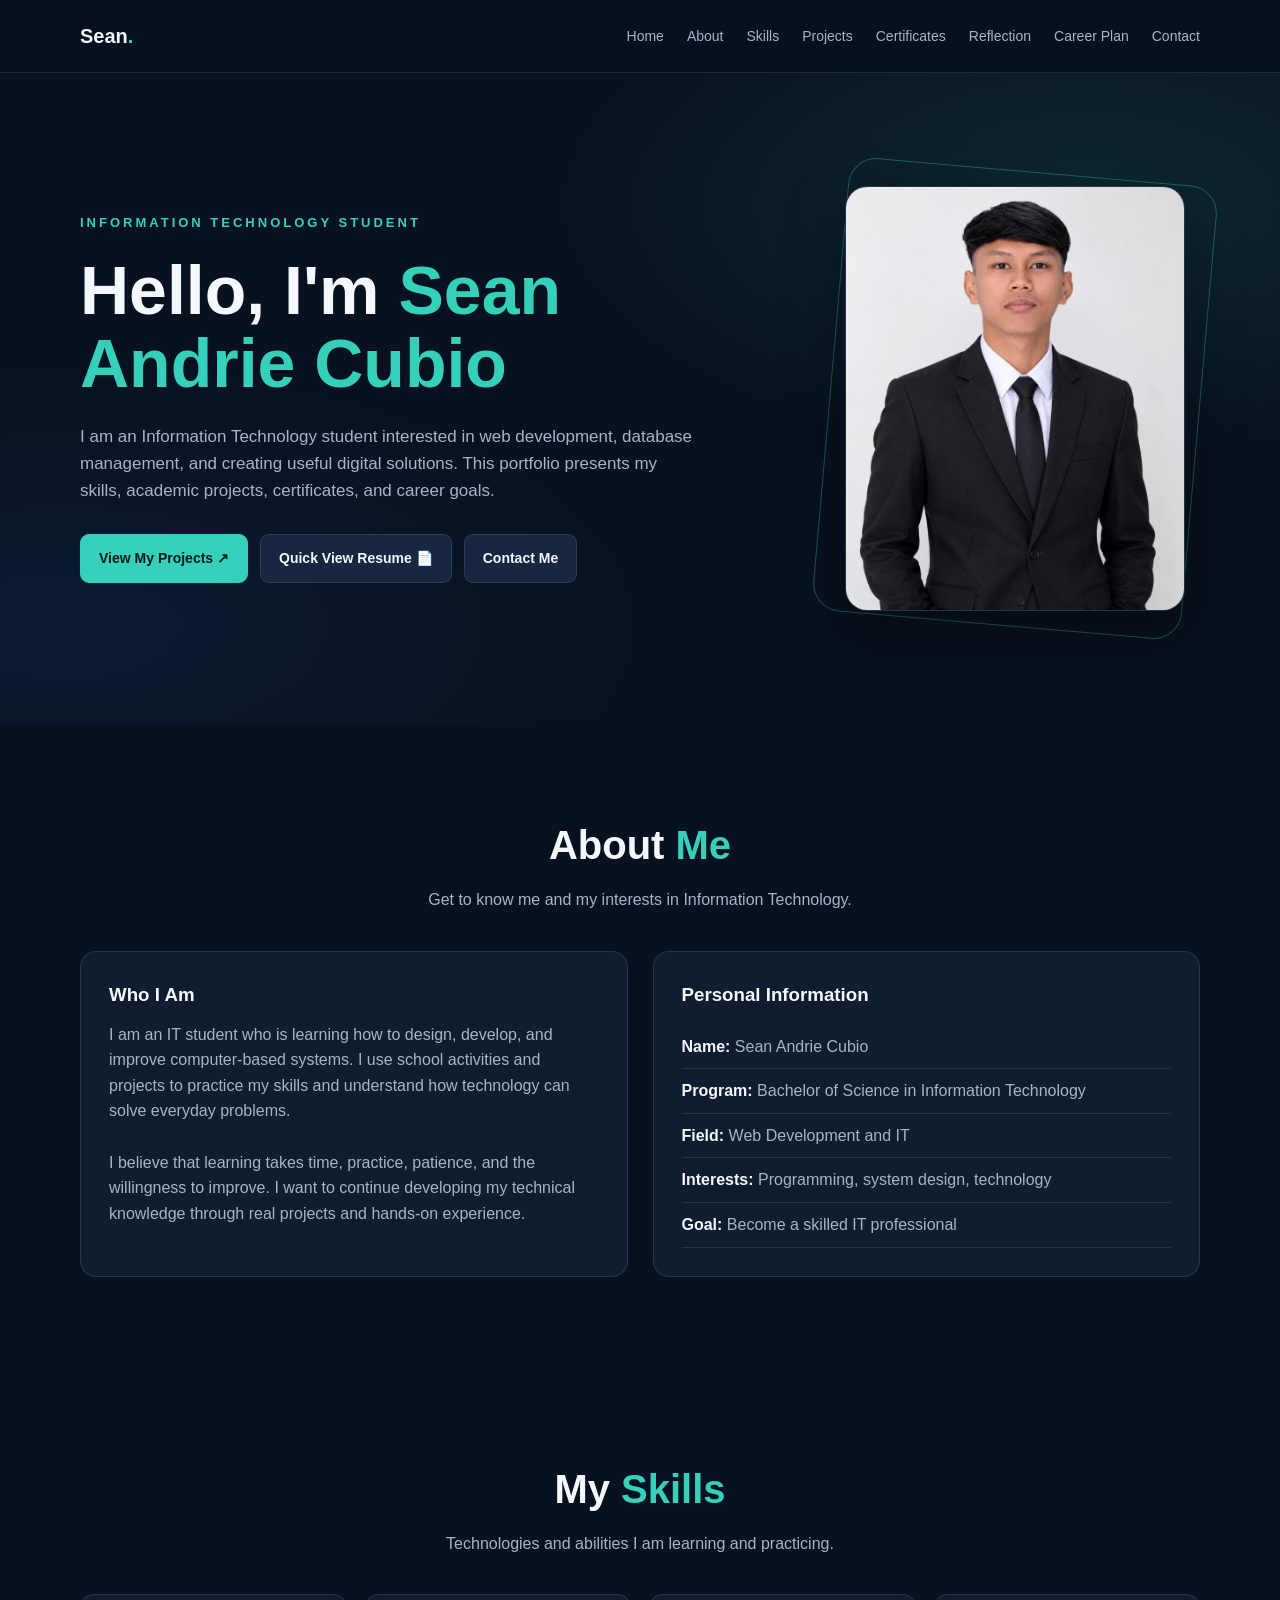
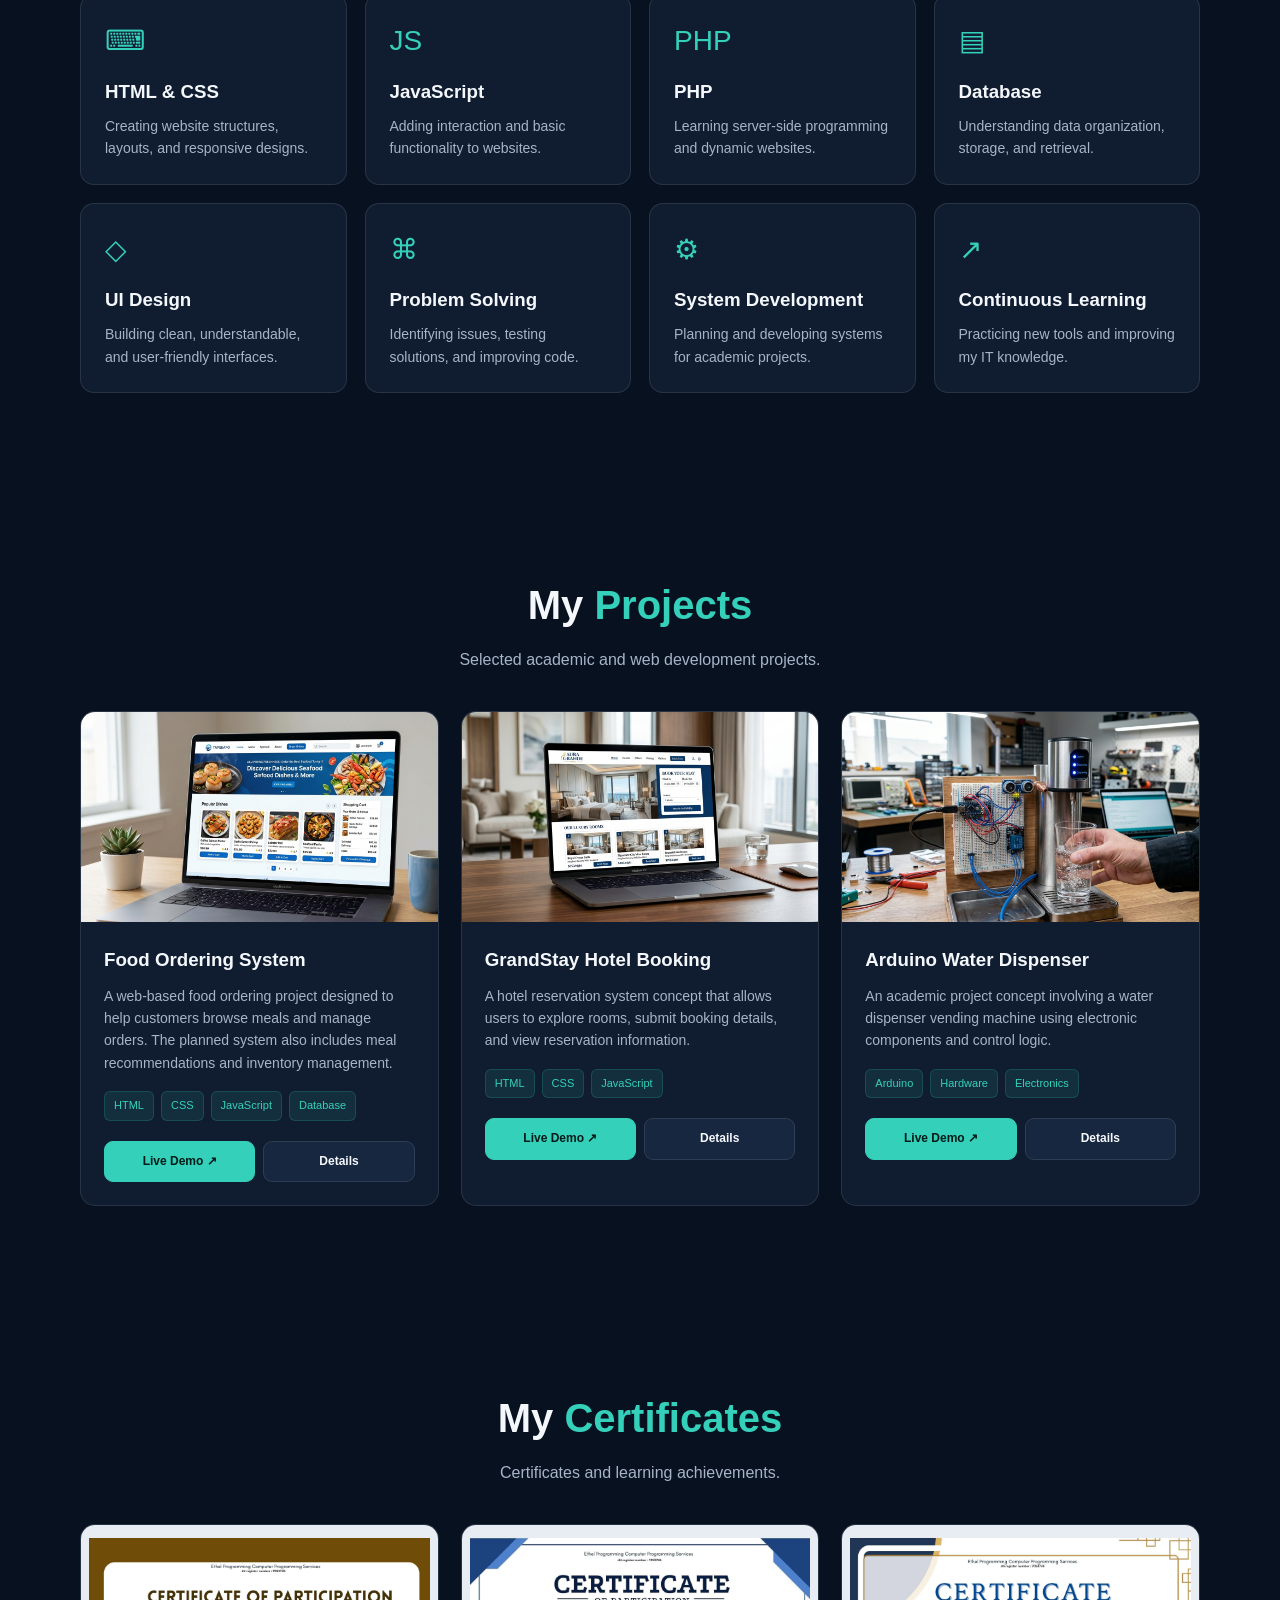
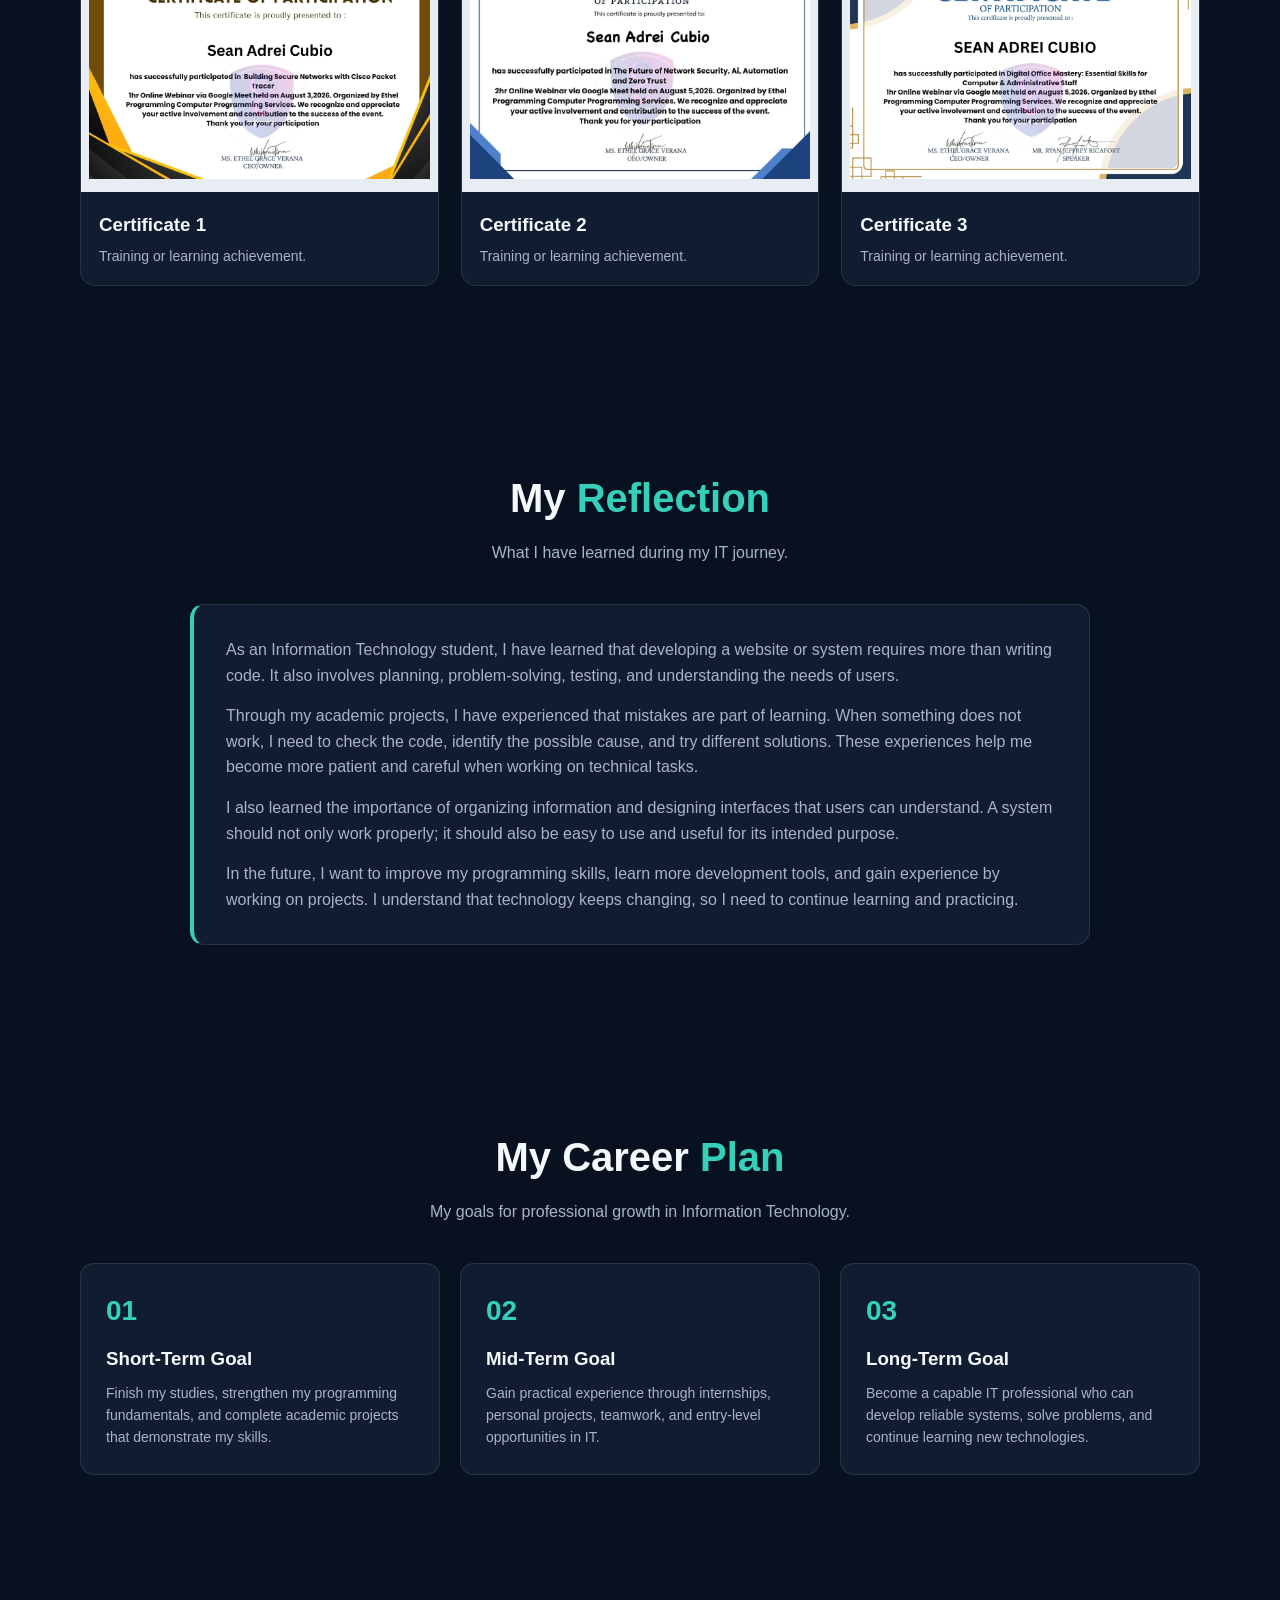
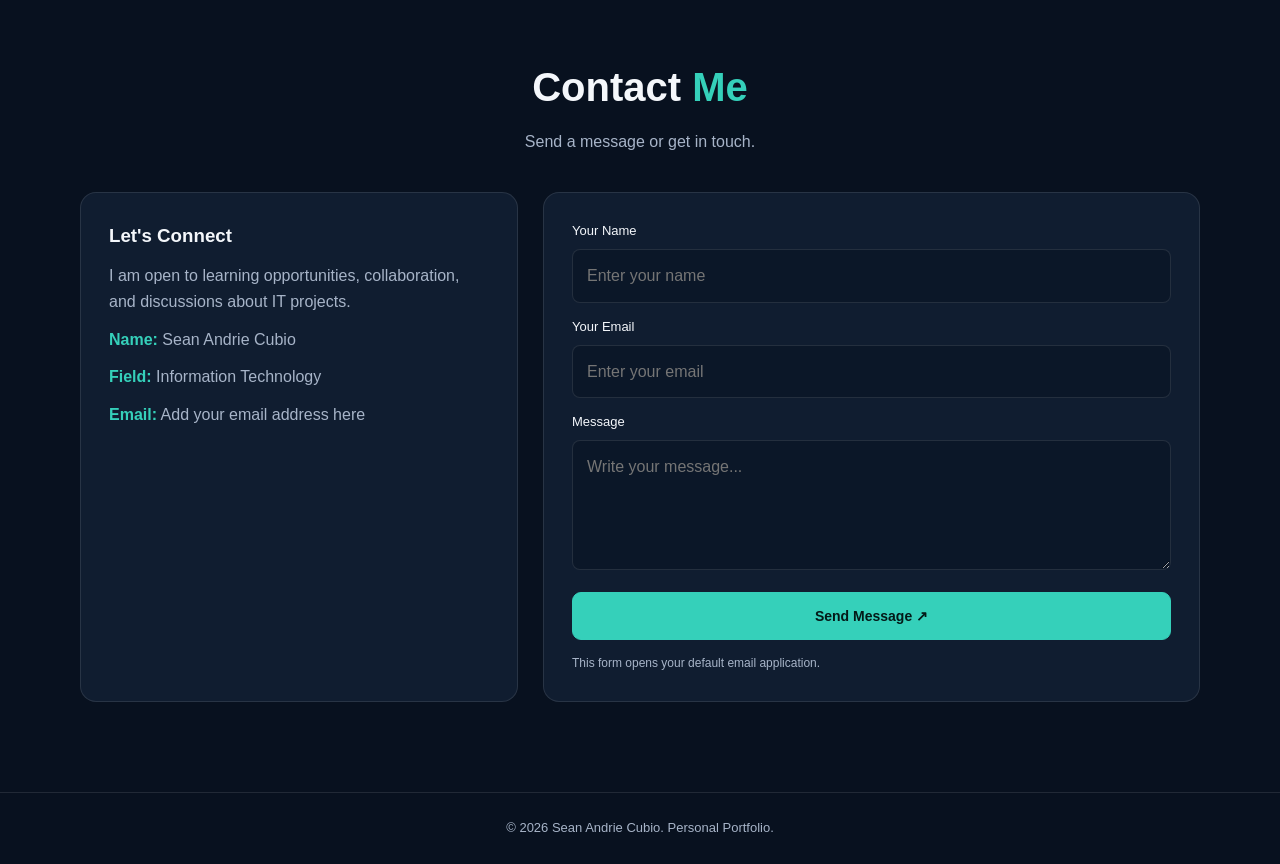
<file: index.html>
<!DOCTYPE html>
<html lang="en">

<head>
    <meta charset="UTF-8">
    <meta name="viewport" content="width=device-width, initial-scale=1.0">
    <meta name="theme-color" content="#08111f">

    <title>Sean Andrie Cubio | Portfolio</title>

    <meta name="description"
        content="Personal portfolio of Sean Andrie Cubio, showcasing IT skills, projects, certificates, reflection, and career goals.">

    <style>
        :root {
            --bg: #08111f;
            --card: #101d30;
            --card-light: #172740;
            --text: #f4f7fb;
            --muted: #a7b4c8;
            --accent: #35d0ba;
            --accent-dark: #16a995;
            --border: rgba(255, 255, 255, .1);
            --shadow: 0 20px 60px rgba(0, 0, 0, .35);
        }

        * {
            margin: 0;
            padding: 0;
            box-sizing: border-box;
            scroll-behavior: smooth;
        }

        body {
            font-family: Arial, Helvetica, sans-serif;
            background: var(--bg);
            color: var(--text);
            line-height: 1.6;
        }

        body.modal-open {
            overflow: hidden;
        }

        a {
            color: inherit;
            text-decoration: none;
        }

        button,
        input,
        textarea {
            font: inherit;
        }

        button,
        a {
            -webkit-tap-highlight-color: transparent;
        }

        button {
            cursor: pointer;
        }

        img {
            max-width: 100%;
            display: block;
        }

        .container {
            width: min(1120px, 90%);
            margin: auto;
        }

        .section {
            padding: 90px 0;
            scroll-margin-top: 80px;
        }

        .section-heading {
            margin-bottom: 38px;
            text-align: center;
        }

        .section-heading h2 {
            font-size: clamp(28px, 4vw, 40px);
            margin-bottom: 10px;
        }

        .section-heading p {
            color: var(--muted);
        }

        .accent {
            color: var(--accent);
        }

        .site-header {
            position: sticky;
            top: 0;
            z-index: 50;
            background: rgba(8, 17, 31, .92);
            backdrop-filter: blur(15px);
            border-bottom: 1px solid var(--border);
        }

        .navbar {
            min-height: 72px;
            display: flex;
            align-items: center;
            justify-content: space-between;
            gap: 25px;
        }

        .logo {
            font-size: 20px;
            font-weight: 800;
            white-space: nowrap;
        }

        .logo span {
            color: var(--accent);
        }

        .nav-links {
            display: flex;
            align-items: center;
            gap: 23px;
            list-style: none;
        }

        .nav-links a {
            color: var(--muted);
            font-size: 14px;
            transition: color .2s;
        }

        .nav-links a:hover,
        .nav-links a.active {
            color: var(--accent);
        }

        .menu-toggle {
            display: none;
            border: 1px solid var(--border);
            border-radius: 8px;
            background: var(--card);
            color: var(--text);
            padding: 8px 12px;
        }

        .hero {
            min-height: 650px;
            display: flex;
            align-items: center;
            padding: 80px 0;
            background:
                radial-gradient(ellipse at 85% 20%, rgba(53, 208, 186, .12), transparent 35%),
                radial-gradient(ellipse at 5% 85%, rgba(45, 100, 200, .1), transparent 35%);
        }

        .hero-grid {
            display: grid;
            grid-template-columns: 1.3fr .7fr;
            align-items: center;
            gap: 65px;
        }

        .eyebrow {
            color: var(--accent);
            font-size: 13px;
            font-weight: 800;
            letter-spacing: 3px;
            text-transform: uppercase;
            margin-bottom: 20px;
        }

        .hero h1 {
            font-size: clamp(40px, 6vw, 68px);
            line-height: 1.08;
            margin-bottom: 22px;
        }

        .hero-description {
            color: var(--muted);
            max-width: 620px;
            font-size: 17px;
            margin-bottom: 30px;
        }

        .hero-buttons,
        .modal-actions {
            display: flex;
            flex-wrap: wrap;
            align-items: center;
            gap: 12px;
        }

        .btn {
            display: inline-flex;
            justify-content: center;
            align-items: center;
            gap: 8px;
            padding: 12px 18px;
            border: 1px solid var(--border);
            border-radius: 9px;
            background: var(--card-light);
            color: var(--text);
            font-size: 14px;
            font-weight: 700;
            transition: transform .2s, background .2s, border-color .2s;
        }

        .btn:hover {
            transform: translateY(-2px);
            border-color: var(--accent);
        }

        .btn-primary {
            background: var(--accent);
            border-color: var(--accent);
            color: #041a18;
        }

        .btn-primary:hover {
            background: #67e8d5;
        }

        .hero-image-wrap {
            position: relative;
            max-width: 340px;
            margin: auto;
        }

        .hero-image-wrap::before {
            content: "";
            position: absolute;
            inset: -15px;
            border: 1px solid rgba(53, 208, 186, .35);
            border-radius: 28px;
            transform: rotate(5deg);
        }

        .hero-image {
            position: relative;
            width: 100%;
            aspect-ratio: 4 / 5;
            object-fit: cover;
            object-position: center;
            border-radius: 22px;
            border: 1px solid var(--border);
            background: var(--card);
            box-shadow: var(--shadow);
        }

        .image-fallback {
            width: 100%;
            aspect-ratio: 4 / 5;
            display: none;
            align-items: center;
            justify-content: center;
            flex-direction: column;
            gap: 12px;
            border-radius: 22px;
            background: var(--card);
            border: 1px solid var(--border);
            color: var(--muted);
            text-align: center;
            padding: 20px;
        }

        .image-fallback strong {
            color: var(--accent);
            font-size: 48px;
        }

        .hero-image-wrap.image-missing .hero-image {
            display: none;
        }

        .hero-image-wrap.image-missing .image-fallback {
            display: flex;
        }

        .about-grid {
            display: grid;
            grid-template-columns: 1fr 1fr;
            gap: 25px;
        }

        .card {
            background: var(--card);
            border: 1px solid var(--border);
            border-radius: 16px;
            padding: 28px;
        }

        .card h3 {
            margin-bottom: 12px;
        }

        .card p {
            color: var(--muted);
        }

        .info-list {
            list-style: none;
            margin-top: 15px;
        }

        .info-list li {
            padding: 9px 0;
            border-bottom: 1px solid var(--border);
            color: var(--muted);
        }

        .info-list strong {
            color: var(--text);
        }

        .skills-grid {
            display: grid;
            grid-template-columns: repeat(4, 1fr);
            gap: 18px;
        }

        .skill-card {
            background: var(--card);
            border: 1px solid var(--border);
            border-radius: 14px;
            padding: 24px;
            transition: transform .2s, border-color .2s;
        }

        .skill-card:hover,
        .project-card:hover,
        .certificate-card:hover {
            transform: translateY(-5px);
            border-color: rgba(53, 208, 186, .5);
        }

        .skill-icon {
            color: var(--accent);
            font-size: 28px;
            margin-bottom: 13px;
        }

        .skill-card p {
            color: var(--muted);
            font-size: 14px;
            margin-top: 8px;
        }

        .projects-grid,
        .certificates-grid {
            display: grid;
            grid-template-columns: repeat(3, 1fr);
            gap: 22px;
        }

        .project-card,
        .certificate-card {
            overflow: hidden;
            background: var(--card);
            border: 1px solid var(--border);
            border-radius: 15px;
            transition: transform .2s, border-color .2s;
        }

        .project-image {
            width: 100%;
            height: 210px;
            object-fit: cover;
            background: var(--card-light);
        }

        .project-content {
            padding: 23px;
        }

        .project-content h3 {
            margin-bottom: 10px;
        }

        .project-content p {
            color: var(--muted);
            font-size: 14px;
            margin-bottom: 17px;
        }

        .tags {
            display: flex;
            flex-wrap: wrap;
            gap: 7px;
            margin-bottom: 20px;
        }

        .tag {
            padding: 5px 9px;
            font-size: 11px;
            border-radius: 6px;
            color: var(--accent);
            background: rgba(53, 208, 186, .1);
            border: 1px solid rgba(53, 208, 186, .18);
        }

        .project-actions {
            display: flex;
            flex-wrap: wrap;
            gap: 8px;
        }

        .project-actions .btn {
            flex: 1;
            padding: 10px;
            font-size: 12px;
        }

        .certificate-image {
            width: 100%;
            aspect-ratio: 4 / 3;
            object-fit: contain;
            background: #e8edf3;
            padding: 8px;
        }

        .certificate-info {
            padding: 18px;
        }

        .certificate-info p {
            color: var(--muted);
            font-size: 14px;
            margin-top: 5px;
        }

        .reflection-box {
            max-width: 900px;
            margin: auto;
            background: var(--card);
            border: 1px solid var(--border);
            border-left: 4px solid var(--accent);
            padding: 32px;
            border-radius: 14px;
        }

        .reflection-box p {
            color: var(--muted);
            margin-bottom: 15px;
        }

        .reflection-box p:last-child {
            margin-bottom: 0;
        }

        .career-grid {
            display: grid;
            grid-template-columns: repeat(3, 1fr);
            gap: 20px;
        }

        .career-card {
            background: var(--card);
            padding: 25px;
            border-radius: 14px;
            border: 1px solid var(--border);
        }

        .career-number {
            color: var(--accent);
            font-size: 28px;
            font-weight: 800;
            margin-bottom: 10px;
        }

        .career-card p {
            color: var(--muted);
            margin-top: 8px;
            font-size: 14px;
        }

        .contact-grid {
            display: grid;
            grid-template-columns: .8fr 1.2fr;
            gap: 25px;
        }

        .contact-details p {
            color: var(--muted);
            margin: 12px 0;
            overflow-wrap: anywhere;
        }

        .contact-form {
            display: grid;
            gap: 14px;
        }

        .form-group label {
            display: block;
            font-size: 13px;
            margin-bottom: 7px;
        }

        .form-group input,
        .form-group textarea {
            width: 100%;
            padding: 13px 14px;
            border-radius: 8px;
            border: 1px solid var(--border);
            background: #0b1728;
            color: var(--text);
            outline: none;
        }

        .form-group input:focus,
        .form-group textarea:focus {
            border-color: var(--accent);
        }

        .form-group textarea {
            resize: vertical;
            min-height: 130px;
        }

        .form-note {
            color: var(--muted);
            font-size: 12px;
        }

        footer {
            border-top: 1px solid var(--border);
            padding: 25px 0;
            text-align: center;
            color: var(--muted);
            font-size: 13px;
        }

        /* MODALS */

        .modal {
            position: fixed;
            inset: 0;
            z-index: 1000;
            display: none;
            align-items: center;
            justify-content: center;
            padding: 20px;
            background: rgba(0, 0, 0, .78);
            backdrop-filter: blur(7px);
        }

        .modal.show {
            display: flex;
        }

        .modal-box {
            width: min(1050px, 100%);
            max-height: 92vh;
            overflow: hidden;
            display: flex;
            flex-direction: column;
            background: var(--card);
            border: 1px solid var(--border);
            border-radius: 15px;
            box-shadow: var(--shadow);
            animation: modalIn .2s ease-out;
        }

        @keyframes modalIn {
            from {
                opacity: 0;
                transform: translateY(12px) scale(.99);
            }

            to {
                opacity: 1;
                transform: translateY(0) scale(1);
            }
        }

        .modal-header {
            display: flex;
            align-items: center;
            justify-content: space-between;
            gap: 15px;
            padding: 18px 22px;
            border-bottom: 1px solid var(--border);
        }

        .modal-title-wrap h2 {
            font-size: 20px;
        }

        .modal-title-wrap p {
            color: var(--muted);
            font-size: 13px;
        }

        .modal-close {
            width: 40px;
            height: 40px;
            flex-shrink: 0;
            border: 1px solid var(--border);
            border-radius: 9px;
            background: var(--card-light);
            color: var(--text);
            font-size: 26px;
            line-height: 1;
        }

        .modal-close:hover {
            color: var(--accent);
            border-color: var(--accent);
        }

        .browser-bar {
            display: flex;
            align-items: center;
            gap: 15px;
            padding: 12px 17px;
            background: #0b1728;
            border-bottom: 1px solid var(--border);
        }

        .browser-dots {
            display: flex;
            gap: 6px;
        }

        .browser-dots span {
            width: 9px;
            height: 9px;
            border-radius: 50%;
            background: #506078;
        }

        .browser-dots span:first-child {
            background: #ff6d6d;
        }

        .browser-dots span:nth-child(2) {
            background: #ffc857;
        }

        .browser-dots span:nth-child(3) {
            background: #35d0ba;
        }

        .browser-address {
            flex: 1;
            min-width: 0;
            padding: 7px 12px;
            border-radius: 6px;
            background: var(--card);
            color: var(--muted);
            font-size: 12px;
            overflow: hidden;
            white-space: nowrap;
            text-overflow: ellipsis;
        }

        .preview-wrap {
            position: relative;
            flex: 1;
            min-height: 200px;
            overflow: auto;
            background: #172338;
        }

        .preview-wrap iframe {
            width: 100%;
            height: 65vh;
            min-height: 350px;
            border: 0;
            background: white;
        }

        .preview-message {
            position: absolute;
            inset: 0;
            display: none;
            align-items: center;
            justify-content: center;
            padding: 25px;
            background: #101d30;
            text-align: center;
        }

        .preview-message.visible {
            display: flex;
        }

        .preview-message-inner h3 {
            margin-bottom: 8px;
        }

        .preview-message-inner p {
            color: var(--muted);
            max-width: 450px;
            margin: auto;
        }

        .modal-footer {
            display: flex;
            justify-content: space-between;
            align-items: center;
            flex-wrap: wrap;
            gap: 12px;
            padding: 15px 20px;
            border-top: 1px solid var(--border);
        }

        .modal-footer small {
            color: var(--muted);
        }

        .modal-footer .btn {
            padding: 9px 12px;
            font-size: 12px;
        }

        /* RESUME IMAGE PREVIEW */

        .resume-preview-wrap {
            position: relative;
            height: min(70vh, 750px);
            min-height: 250px;
            display: flex;
            align-items: center;
            justify-content: center;
            overflow: auto;
            padding: 16px;
            background: #172338;
        }

        #resumePreview {
            display: block;
            max-width: 100%;
            max-height: 65vh;
            width: auto;
            height: auto;
            object-fit: contain;
            border-radius: 3px;
            box-shadow: 0 8px 30px rgba(0, 0, 0, .3);
        }

        #resumeError {
            position: absolute;
            inset: 0;
            display: none;
            align-items: center;
            justify-content: center;
            padding: 25px;
            background: #101d30;
            text-align: center;
        }

        #resumeError.visible {
            display: flex;
        }

        #resumeError h3 {
            margin-bottom: 8px;
        }

        #resumeError p {
            color: var(--muted);
            max-width: 420px;
        }

        @media (max-width: 900px) {
            .hero-grid {
                gap: 35px;
            }

            .skills-grid {
                grid-template-columns: repeat(2, 1fr);
            }

            .projects-grid,
            .certificates-grid {
                grid-template-columns: repeat(2, 1fr);
            }

            .nav-links {
                gap: 13px;
            }

            .nav-links a {
                font-size: 12px;
            }
        }

        @media (max-width: 680px) {
            .section {
                padding: 65px 0;
            }

            .menu-toggle {
                display: block;
            }

            .navbar {
                min-height: 65px;
                flex-wrap: wrap;
            }

            .nav-links {
                display: none;
                width: 100%;
                flex-direction: column;
                align-items: stretch;
                gap: 0;
                padding-bottom: 12px;
            }

            .nav-links.open {
                display: flex;
            }

            .nav-links a {
                display: block;
                padding: 10px;
                font-size: 14px;
            }

            .hero {
                min-height: auto;
                padding: 65px 0;
            }

            .hero-grid,
            .about-grid,
            .contact-grid {
                grid-template-columns: 1fr;
            }

            .hero-grid {
                gap: 45px;
            }

            .hero-content {
                order: 1;
            }

            .hero-image-wrap {
                order: 0;
                max-width: 230px;
            }

            .hero h1 {
                font-size: 43px;
            }

            .hero-description {
                font-size: 15px;
            }

            .skills-grid {
                grid-template-columns: repeat(2, 1fr);
                gap: 12px;
            }

            .skill-card {
                padding: 18px;
            }

            .projects-grid,
            .certificates-grid,
            .career-grid {
                grid-template-columns: 1fr;
            }

            .reflection-box {
                padding: 23px;
            }

            .modal {
                padding: 8px;
            }

            .modal-box {
                max-height: 96vh;
            }

            .modal-header {
                padding: 13px;
            }

            .modal-title-wrap h2 {
                font-size: 17px;
            }

            .modal-footer {
                padding: 12px;
            }

            .modal-footer .modal-actions {
                width: 100%;
            }

            .modal-footer .btn {
                flex: 1;
            }

            .resume-preview-wrap {
                height: 65vh;
            }

            #resumePreview {
                max-height: 60vh;
            }
        }

        @media (max-width: 380px) {
            .hero-buttons {
                flex-direction: column;
                align-items: stretch;
            }

            .hero-buttons .btn {
                width: 100%;
            }

            .skills-grid {
                grid-template-columns: 1fr;
            }
        }

        @media (prefers-reduced-motion: reduce) {

            *,
            *::before,
            *::after {
                scroll-behavior: auto !important;
                animation-duration: .01ms !important;
                transition-duration: .01ms !important;
            }
        }
    </style>
</head>

<body>
    <header class="site-header">
        <div class="container navbar">
            <a class="logo" href="#home">Sean<span>.</span></a>

            <button class="menu-toggle" id="menuToggle" type="button" aria-expanded="false" aria-controls="navLinks">
                ☰ Menu
            </button>

            <nav aria-label="Main navigation">
                <ul class="nav-links" id="navLinks">
                    <li><a href="#home">Home</a></li>
                    <li><a href="#about">About</a></li>
                    <li><a href="#skills">Skills</a></li>
                    <li><a href="#projects">Projects</a></li>
                    <li><a href="#certificates">Certificates</a></li>
                    <li><a href="#reflection">Reflection</a></li>
                    <li><a href="#career">Career Plan</a></li>
                    <li><a href="#contact">Contact</a></li>
                </ul>
            </nav>
        </div>
    </header>

    <main>
        <!-- HOME -->
        <section class="hero" id="home">
            <div class="container hero-grid">
                <div class="hero-content">
                    <p class="eyebrow">Information Technology Student</p>

                    <h1>Hello, I'm <span class="accent">Sean Andrie Cubio</span></h1>

                    <p class="hero-description">
                        I am an Information Technology student interested in
                        web development, database management, and creating
                        useful digital solutions. This portfolio presents my
                        skills, academic projects, certificates, and career goals.
                    </p>

                    <div class="hero-buttons">
                        <a href="#projects" class="btn btn-primary">
                            View My Projects ↗
                        </a>

                        <button type="button" class="btn" id="quickViewResume">
                            Quick View Resume 📄
                        </button>

                        <a href="#contact" class="btn">Contact Me</a>
                    </div>
                </div>

                <div class="hero-image-wrap" id="profileImageWrap">
                    <img src="assets/images/profile.png" alt="Portrait of Sean Andrie Cubio" class="hero-image"
                        id="profileImage">

                    <div class="image-fallback">
                        <strong>SC</strong>
                        <span>Sean Andrie Cubio</span>
                        <small>Add your photo to assets/images/profile.png</small>
                    </div>
                </div>
            </div>
        </section>

        <!-- ABOUT -->
        <section class="section" id="about">
            <div class="container">
                <div class="section-heading">
                    <h2>About <span class="accent">Me</span></h2>
                    <p>Get to know me and my interests in Information Technology.</p>
                </div>

                <div class="about-grid">
                    <article class="card">
                        <h3>Who I Am</h3>
                        <p>
                            I am an IT student who is learning how to design,
                            develop, and improve computer-based systems. I use
                            school activities and projects to practice my skills
                            and understand how technology can solve everyday problems.
                        </p>
                        <br>
                        <p>
                            I believe that learning takes time, practice, patience,
                            and the willingness to improve. I want to continue
                            developing my technical knowledge through real projects
                            and hands-on experience.
                        </p>
                    </article>

                    <article class="card">
                        <h3>Personal Information</h3>
                        <ul class="info-list">
                            <li><strong>Name:</strong> Sean Andrie Cubio</li>
                            <li><strong>Program:</strong> Bachelor of Science in Information Technology</li>
                            <li><strong>Field:</strong> Web Development and IT</li>
                            <li><strong>Interests:</strong> Programming, system design, technology</li>
                            <li><strong>Goal:</strong> Become a skilled IT professional</li>
                        </ul>
                    </article>
                </div>
            </div>
        </section>

        <!-- SKILLS -->
        <section class="section" id="skills">
            <div class="container">
                <div class="section-heading">
                    <h2>My <span class="accent">Skills</span></h2>
                    <p>Technologies and abilities I am learning and practicing.</p>
                </div>

                <div class="skills-grid">
                    <article class="skill-card">
                        <div class="skill-icon">⌨</div>
                        <h3>HTML & CSS</h3>
                        <p>Creating website structures, layouts, and responsive designs.</p>
                    </article>

                    <article class="skill-card">
                        <div class="skill-icon">JS</div>
                        <h3>JavaScript</h3>
                        <p>Adding interaction and basic functionality to websites.</p>
                    </article>

                    <article class="skill-card">
                        <div class="skill-icon">PHP</div>
                        <h3>PHP</h3>
                        <p>Learning server-side programming and dynamic websites.</p>
                    </article>

                    <article class="skill-card">
                        <div class="skill-icon">▤</div>
                        <h3>Database</h3>
                        <p>Understanding data organization, storage, and retrieval.</p>
                    </article>

                    <article class="skill-card">
                        <div class="skill-icon">◇</div>
                        <h3>UI Design</h3>
                        <p>Building clean, understandable, and user-friendly interfaces.</p>
                    </article>

                    <article class="skill-card">
                        <div class="skill-icon">⌘</div>
                        <h3>Problem Solving</h3>
                        <p>Identifying issues, testing solutions, and improving code.</p>
                    </article>

                    <article class="skill-card">
                        <div class="skill-icon">⚙</div>
                        <h3>System Development</h3>
                        <p>Planning and developing systems for academic projects.</p>
                    </article>

                    <article class="skill-card">
                        <div class="skill-icon">↗</div>
                        <h3>Continuous Learning</h3>
                        <p>Practicing new tools and improving my IT knowledge.</p>
                    </article>
                </div>
            </div>
        </section>

        <!-- PROJECTS -->
        <section class="section" id="projects">
            <div class="container">
                <div class="section-heading">
                    <h2>My <span class="accent">Projects</span></h2>
                    <p>Selected academic and web development projects.</p>
                </div>

                <div class="projects-grid">
                    <article class="project-card">
                        <img src="assets/images/tapseafo.jpg" alt="Food ordering system project" class="project-image">

                        <div class="project-content">
                            <h3>Food Ordering System</h3>
                            <p>
                                A web-based food ordering project designed to help
                                customers browse meals and manage orders. The planned
                                system also includes meal recommendations and inventory
                                management.
                            </p>

                            <div class="tags">
                                <span class="tag">HTML</span>
                                <span class="tag">CSS</span>
                                <span class="tag">JavaScript</span>
                                <span class="tag">Database</span>
                            </div>

                            <div class="project-actions">
                                <button class="btn btn-primary live-demo" type="button"
                                    data-title="Food Ordering System" data-src="food-ordering-demo.html">
                                    Live Demo ↗
                                </button>
                                <button class="btn project-details" type="button" data-title="Food Ordering System"
                                    data-description="A web-based food ordering project designed to help customers browse meals and manage orders. The proposed features include meal recommendations, order tracking, and inventory management.">
                                    Details
                                </button>
                            </div>
                        </div>
                    </article>

                    <article class="project-card">
                        <img src="assets/images/hotel_booking.jpg" alt="GrandStay hotel reservation system"
                            class="project-image">

                        <div class="project-content">
                            <h3>GrandStay Hotel Booking</h3>
                            <p>
                                A hotel reservation system concept that allows users
                                to explore rooms, submit booking details, and view
                                reservation information.
                            </p>

                            <div class="tags">
                                <span class="tag">HTML</span>
                                <span class="tag">CSS</span>
                                <span class="tag">JavaScript</span>
                            </div>

                            <div class="project-actions">
                                <button class="btn btn-primary live-demo" type="button"
                                    data-title="GrandStay Hotel Booking" data-src="grandstay-hotel-demo.html">
                                    Live Demo ↗
                                </button>
                                <button class="btn project-details" type="button" data-title="GrandStay Hotel Booking"
                                    data-description="GrandStay is a hotel reservation project concept focused on presenting room information and collecting booking details through a simple interface.">
                                    Details
                                </button>
                            </div>
                        </div>
                    </article>

                    <article class="project-card">
                        <img src="assets/images/arduino_dispenser.jpg" alt="Arduino water dispenser project"
                            class="project-image">

                        <div class="project-content">
                            <h3>Arduino Water Dispenser</h3>
                            <p>
                                An academic project concept involving a water
                                dispenser vending machine using electronic
                                components and control logic.
                            </p>

                            <div class="tags">
                                <span class="tag">Arduino</span>
                                <span class="tag">Hardware</span>
                                <span class="tag">Electronics</span>
                            </div>

                            <div class="project-actions">
                                <button class="btn btn-primary live-demo" type="button"
                                    data-title="Arduino Water Dispenser" data-src="arduino-water-dispenser-demo.html">
                                    Live Demo ↗
                                </button>
                                <button class="btn project-details" type="button" data-title="Arduino Water Dispenser"
                                    data-description="This project explores the design of a water dispenser vending machine, including the role of electronic components, control logic, and user interaction.">
                                    Details
                                </button>
                            </div>
                        </div>
                    </article>
                </div>
            </div>
        </section>

        <!-- CERTIFICATES -->
        <section class="section" id="certificates">
            <div class="container">
                <div class="section-heading">
                    <h2>My <span class="accent">Certificates</span></h2>
                    <p>Certificates and learning achievements.</p>
                </div>

                <div class="certificates-grid">
                    <article class="certificate-card">
                        <img src="assets/images/andrie1.jpg" alt="Certificate 1" class="certificate-image">
                        <div class="certificate-info">
                            <h3>Certificate 1</h3>
                            <p>Training or learning achievement.</p>
                        </div>
                    </article>

                    <article class="certificate-card">
                        <img src="assets/images/andrie2.jpg" alt="Certificate 2" class="certificate-image">
                        <div class="certificate-info">
                            <h3>Certificate 2</h3>
                            <p>Training or learning achievement.</p>
                        </div>
                    </article>

                    <article class="certificate-card">
                        <img src="assets/images/andrie3.jpg" alt="Certificate 3" class="certificate-image">
                        <div class="certificate-info">
                            <h3>Certificate 3</h3>
                            <p>Training or learning achievement.</p>
                        </div>
                    </article>
                </div>
            </div>
        </section>

        <!-- REFLECTION -->
        <section class="section" id="reflection">
            <div class="container">
                <div class="section-heading">
                    <h2>My <span class="accent">Reflection</span></h2>
                    <p>What I have learned during my IT journey.</p>
                </div>

                <div class="reflection-box">
                    <p>
                        As an Information Technology student, I have learned that
                        developing a website or system requires more than writing
                        code. It also involves planning, problem-solving, testing,
                        and understanding the needs of users.
                    </p>

                    <p>
                        Through my academic projects, I have experienced that
                        mistakes are part of learning. When something does not work,
                        I need to check the code, identify the possible cause, and
                        try different solutions. These experiences help me become
                        more patient and careful when working on technical tasks.
                    </p>

                    <p>
                        I also learned the importance of organizing information
                        and designing interfaces that users can understand.
                        A system should not only work properly; it should also
                        be easy to use and useful for its intended purpose.
                    </p>

                    <p>
                        In the future, I want to improve my programming skills,
                        learn more development tools, and gain experience by
                        working on projects. I understand that technology keeps
                        changing, so I need to continue learning and practicing.
                    </p>
                </div>
            </div>
        </section>

        <!-- CAREER PLAN -->
        <section class="section" id="career">
            <div class="container">
                <div class="section-heading">
                    <h2>My Career <span class="accent">Plan</span></h2>
                    <p>My goals for professional growth in Information Technology.</p>
                </div>

                <div class="career-grid">
                    <article class="career-card">
                        <div class="career-number">01</div>
                        <h3>Short-Term Goal</h3>
                        <p>
                            Finish my studies, strengthen my programming
                            fundamentals, and complete academic projects that
                            demonstrate my skills.
                        </p>
                    </article>

                    <article class="career-card">
                        <div class="career-number">02</div>
                        <h3>Mid-Term Goal</h3>
                        <p>
                            Gain practical experience through internships,
                            personal projects, teamwork, and entry-level
                            opportunities in IT.
                        </p>
                    </article>

                    <article class="career-card">
                        <div class="career-number">03</div>
                        <h3>Long-Term Goal</h3>
                        <p>
                            Become a capable IT professional who can develop
                            reliable systems, solve problems, and continue
                            learning new technologies.
                        </p>
                    </article>
                </div>
            </div>
        </section>

        <!-- CONTACT -->
        <section class="section" id="contact">
            <div class="container">
                <div class="section-heading">
                    <h2>Contact <span class="accent">Me</span></h2>
                    <p>Send a message or get in touch.</p>
                </div>

                <div class="contact-grid">
                    <div class="card contact-details">
                        <h3>Let's Connect</h3>
                        <p>
                            I am open to learning opportunities, collaboration,
                            and discussions about IT projects.
                        </p>

                        <p><strong class="accent">Name:</strong> Sean Andrie Cubio</p>
                        <p><strong class="accent">Field:</strong> Information Technology</p>
                        <p>
                            <strong class="accent">Email:</strong>
                            Add your email address here
                        </p>
                    </div>

                    <form class="card contact-form" id="contactForm">
                        <div class="form-group">
                            <label for="contactName">Your Name</label>
                            <input type="text" id="contactName" name="name" placeholder="Enter your name" required>
                        </div>

                        <div class="form-group">
                            <label for="contactEmail">Your Email</label>
                            <input type="email" id="contactEmail" name="email" placeholder="Enter your email" required>
                        </div>

                        <div class="form-group">
                            <label for="contactMessage">Message</label>
                            <textarea id="contactMessage" name="message" placeholder="Write your message..."
                                required></textarea>
                        </div>

                        <button class="btn btn-primary" type="submit">
                            Send Message ↗
                        </button>

                        <p class="form-note">
                            This form opens your default email application.
                        </p>
                    </form>
                </div>
            </div>
        </section>
    </main>

    <footer>
        <div class="container">
            <p>© <span id="currentYear"></span> Sean Andrie Cubio. Personal Portfolio.</p>
        </div>
    </footer>

    <!-- LIVE DEMO MODAL -->
    <div class="modal" id="demoModal" role="dialog" aria-modal="true" aria-labelledby="demoModalTitle"
        aria-hidden="true">

        <div class="modal-box">
            <div class="modal-header">
                <div class="modal-title-wrap">
                    <h2 id="demoModalTitle">Project Live Demo</h2>
                    <p id="demoModalSubtitle">Project preview</p>
                </div>

                <button type="button" class="modal-close" id="closeDemoModal" aria-label="Close demo">×</button>
            </div>

            <div class="browser-bar">
                <div class="browser-dots" aria-hidden="true">
                    <span></span><span></span><span></span>
                </div>
                <div class="browser-address" id="demoAddress">Project preview</div>
            </div>

            <div class="preview-wrap">
                <iframe id="demoFrame" title="Project live demo" loading="lazy"></iframe>

                <div class="preview-message" id="demoError">
                    <div class="preview-message-inner">
                        <h3>Demo could not be displayed</h3>
                        <p>
                            Check that the demo HTML file exists in the same
                            folder as this portfolio and that its filename is correct.
                        </p>
                    </div>
                </div>
            </div>

            <div class="modal-footer">
                <small>Interactive project preview</small>
                <div class="modal-actions">
                    <a href="#" class="btn btn-primary" id="openDemoTab" target="_blank" rel="noopener noreferrer">
                        Open in New Tab ↗
                    </a>
                </div>
            </div>
        </div>
    </div>

    <!-- PROJECT DETAILS MODAL -->
    <div class="modal" id="detailsModal" role="dialog" aria-modal="true" aria-labelledby="detailsModalTitle"
        aria-hidden="true">

        <div class="modal-box">
            <div class="modal-header">
                <div class="modal-title-wrap">
                    <h2 id="detailsModalTitle">Project Details</h2>
                    <p>Project overview</p>
                </div>

                <button type="button" class="modal-close" id="closeDetailsModal" aria-label="Close details">×</button>
            </div>

            <div class="preview-wrap" style="padding:28px; min-height:220px;">
                <div>
                    <h3 id="detailsHeading" style="margin-bottom:12px;"></h3>
                    <p id="detailsDescription" style="color:var(--muted); line-height:1.9;"></p>
                </div>
            </div>

            <div class="modal-footer">
                <small>Project information</small>
                <button type="button" class="btn" id="closeDetailsFooter">Close</button>
            </div>
        </div>
    </div>

    <!-- QUICK VIEW RESUME MODAL -->
    <div class="modal" id="resumeModal" role="dialog" aria-modal="true" aria-labelledby="resumeModalTitle"
        aria-hidden="true">

        <div class="modal-box">
            <div class="modal-header">
                <div class="modal-title-wrap">
                    <h2 id="resumeModalTitle">My Resume</h2>
                    <p>Sean Andrie Cubio — Resume Preview</p>
                </div>

                <button type="button" class="modal-close" id="closeResumeModal" aria-label="Close resume">×</button>
            </div>

            <div class="browser-bar">
                <div class="browser-dots" aria-hidden="true">
                    <span></span><span></span><span></span>
                </div>

                <div class="browser-address">assets/images/resume.png</div>
            </div>

            <div class="resume-preview-wrap">
                <img id="resumePreview" src="assets/images/resume.png" alt="Resume of Sean Andrie Cubio">

                <div id="resumeError">
                    <div>
                        <h3>Resume not found</h3>
                        <p>
                            Please make sure your resume image is saved at
                            <strong>assets/images/resume.png</strong>.
                        </p>
                    </div>
                </div>
            </div>

            <div class="modal-footer">
                <small>Resume image preview</small>

                <div class="modal-actions">
                    <a href="assets/images/resume.png" class="btn" id="openResumeTab" target="_blank"
                        rel="noopener noreferrer">
                        Open in New Tab ↗
                    </a>

                    <a href="assets/images/resume.png" class="btn btn-primary" id="downloadResume"
                        download="Sean-Andrie-Cubio-Resume.png">
                        Download Resume ↓
                    </a>
                </div>
            </div>
        </div>
    </div>

    <script>
        // MOBILE NAVIGATION
        const menuToggle = document.getElementById("menuToggle");
        const navLinks = document.getElementById("navLinks");

        menuToggle.addEventListener("click", function () {
            const isOpen = navLinks.classList.toggle("open");
            menuToggle.setAttribute("aria-expanded", String(isOpen));
            menuToggle.textContent = isOpen ? "✕ Close" : "☰ Menu";
        });

        navLinks.querySelectorAll("a").forEach(function (link) {
            link.addEventListener("click", function () {
                navLinks.classList.remove("open");
                menuToggle.setAttribute("aria-expanded", "false");
                menuToggle.textContent = "☰ Menu";
            });
        });

        // CURRENT YEAR
        document.getElementById("currentYear").textContent =
            new Date().getFullYear();

        // PROFILE IMAGE FALLBACK
        const profileImage = document.getElementById("profileImage");
        const profileImageWrap = document.getElementById("profileImageWrap");

        profileImage.addEventListener("error", function () {
            profileImageWrap.classList.add("image-missing");
        });

        profileImage.addEventListener("load", function () {
            profileImageWrap.classList.remove("image-missing");
        });

        // MODAL HELPER
        let previousFocus = null;

        function openModal(modal, focusTarget) {
            previousFocus = document.activeElement;
            modal.classList.add("show");
            modal.setAttribute("aria-hidden", "false");
            document.body.classList.add("modal-open");

            if (focusTarget) {
                focusTarget.focus();
            }
        }

        function closeModal(modal) {
            if (!modal) return;

            modal.classList.remove("show");
            modal.setAttribute("aria-hidden", "true");

            const anotherModalOpen =
                document.querySelector(".modal.show") !== null;

            if (!anotherModalOpen) {
                document.body.classList.remove("modal-open");
            }

            if (previousFocus && typeof previousFocus.focus === "function") {
                previousFocus.focus();
            }
        }

        // LIVE DEMO MODAL
        const demoModal = document.getElementById("demoModal");
        const demoFrame = document.getElementById("demoFrame");
        const demoTitle = document.getElementById("demoModalTitle");
        const demoSubtitle = document.getElementById("demoModalSubtitle");
        const demoAddress = document.getElementById("demoAddress");
        const demoError = document.getElementById("demoError");
        const openDemoTab = document.getElementById("openDemoTab");
        const closeDemoButton = document.getElementById("closeDemoModal");

        document.querySelectorAll(".live-demo").forEach(function (button) {
            button.addEventListener("click", function () {
                const title = button.dataset.title;
                const src = button.dataset.src;

                demoTitle.textContent = title;
                demoSubtitle.textContent = "Live preview of " + title;
                demoAddress.textContent = src;
                openDemoTab.href = src;
                demoError.classList.remove("visible");
                demoFrame.style.display = "block";
                demoFrame.src = src;

                openModal(demoModal, closeDemoButton);
            });
        });

        demoFrame.addEventListener("error", function () {
            demoError.classList.add("visible");
            demoFrame.style.display = "none";
        });

        closeDemoButton.addEventListener("click", function () {
            demoFrame.src = "about:blank";
            closeModal(demoModal);
        });

        // PROJECT DETAILS MODAL
        const detailsModal = document.getElementById("detailsModal");
        const detailsTitle = document.getElementById("detailsModalTitle");
        const detailsHeading = document.getElementById("detailsHeading");
        const detailsDescription = document.getElementById("detailsDescription");

        document.querySelectorAll(".project-details").forEach(function (button) {
            button.addEventListener("click", function () {
                const title = button.dataset.title;
                const description = button.dataset.description;

                detailsTitle.textContent = title;
                detailsHeading.textContent = title;
                detailsDescription.textContent = description;

                openModal(
                    detailsModal,
                    document.getElementById("closeDetailsModal")
                );
            });
        });

        document.getElementById("closeDetailsModal")
            .addEventListener("click", function () {
                closeModal(detailsModal);
            });

        document.getElementById("closeDetailsFooter")
            .addEventListener("click", function () {
                closeModal(detailsModal);
            });

        // QUICK VIEW RESUME
        const resumeModal = document.getElementById("resumeModal");
        const quickViewResume = document.getElementById("quickViewResume");
        const closeResumeModal = document.getElementById("closeResumeModal");
        const resumePreview = document.getElementById("resumePreview");
        const resumeError = document.getElementById("resumeError");

        quickViewResume.addEventListener("click", function () {
            resumeError.classList.remove("visible");
            resumePreview.style.display = "block";

            // Reload the resume preview whenever the modal is opened.
            resumePreview.src = "assets/images/resume.png";

            openModal(resumeModal, closeResumeModal);
        });

        resumePreview.addEventListener("error", function () {
            resumePreview.style.display = "none";
            resumeError.classList.add("visible");
        });

        resumePreview.addEventListener("load", function () {
            resumePreview.style.display = "block";
            resumeError.classList.remove("visible");
        });

        closeResumeModal.addEventListener("click", function () {
            closeModal(resumeModal);
        });

        // Close a modal by clicking its background.
        [demoModal, detailsModal, resumeModal].forEach(function (modal) {
            modal.addEventListener("click", function (event) {
                if (event.target === modal) {
                    if (modal === demoModal) {
                        demoFrame.src = "about:blank";
                    }

                    closeModal(modal);
                }
            });
        });

        // ESCAPE KEY CLOSES THE OPEN MODAL.
        document.addEventListener("keydown", function (event) {
            if (event.key !== "Escape") return;

            const openModals = document.querySelectorAll(".modal.show");
            const lastModal = openModals[openModals.length - 1];

            if (lastModal) {
                if (lastModal === demoModal) {
                    demoFrame.src = "about:blank";
                }

                closeModal(lastModal);
            }
        });

        // CONTACT FORM: OPEN THE USER'S DEFAULT EMAIL APPLICATION.
        document.getElementById("contactForm")
            .addEventListener("submit", function (event) {
                event.preventDefault();

                const name =
                    document.getElementById("contactName").value.trim();
                const email =
                    document.getElementById("contactEmail").value.trim();
                const message =
                    document.getElementById("contactMessage").value.trim();

                // Replace this placeholder with your actual email address.
                const recipient = "your-email@example.com";

                if (recipient === "your-email@example.com") {
                    alert(
                        "Please update the recipient email in the JavaScript " +
                        "before using the contact form."
                    );
                    return;
                }

                const subject = encodeURIComponent(
                    "Portfolio message from " + name
                );

                const body = encodeURIComponent(
                    "Name: " + name +
                    "\nEmail: " + email +
                    "\n\nMessage:\n" + message
                );

                window.location.href =
                    "mailto:" + recipient +
                    "?subject=" + subject +
                    "&body=" + body;
            });
    </script>
</body>

</html>
</file>
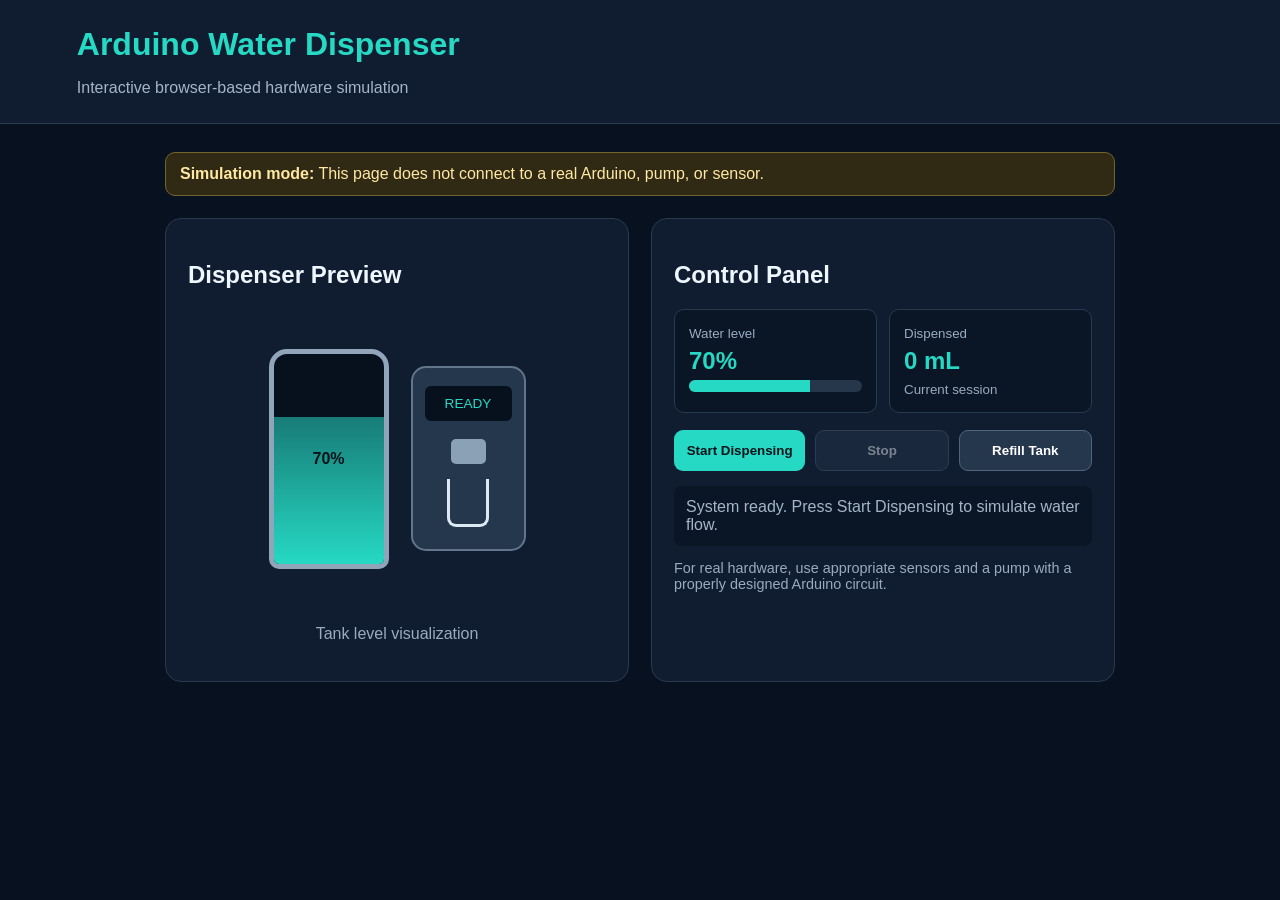
<file: arduino-water-dispenser-demo.html>
<!DOCTYPE html>
<html lang="en">

<head>
    <meta charset="UTF-8">
    <meta name="viewport" content="width=device-width, initial-scale=1.0">
    <title>Arduino Water Dispenser Simulator</title>
    <style>
        * {
            box-sizing: border-box
        }

        body {
            margin: 0;
            font-family: Arial, sans-serif;
            background: #08111f;
            color: #eef6ff
        }

        header {
            padding: 26px 6%;
            background: #101d30;
            border-bottom: 1px solid #2b3b50
        }

        header h1 {
            margin: 0;
            color: #26d9c4
        }

        header p {
            color: #a5b5c8;
            margin-bottom: 0
        }

        .container {
            width: min(950px, 90%);
            margin: 28px auto
        }

        .notice {
            background: #302a15;
            border: 1px solid #74652c;
            color: #ffe8a1;
            padding: 12px 14px;
            border-radius: 10px
        }

        .grid {
            display: grid;
            grid-template-columns: 1fr 1fr;
            gap: 22px;
            margin-top: 22px
        }

        .card {
            background: #101d30;
            border: 1px solid #29394e;
            border-radius: 16px;
            padding: 22px
        }

        .machine {
            height: 300px;
            display: flex;
            align-items: center;
            justify-content: center;
            gap: 22px
        }

        .tank {
            height: 220px;
            width: 120px;
            border: 5px solid #90a4ba;
            border-radius: 18px 18px 10px 10px;
            position: relative;
            overflow: hidden;
            background: #07111e
        }

        .water {
            position: absolute;
            bottom: 0;
            width: 100%;
            height: 70%;
            background: linear-gradient(#26d9c488, #26d9c4);
            transition: height .4s
        }

        .tank-label {
            position: absolute;
            z-index: 2;
            inset: 0;
            display: grid;
            place-items: center;
            font-weight: bold;
            color: #06131b
        }

        .machine-body {
            height: 185px;
            width: 115px;
            border-radius: 15px;
            background: #24374d;
            border: 2px solid #61758b
        }

        .screen {
            margin: 18px 12px;
            padding: 10px 3px;
            text-align: center;
            background: #07111e;
            color: #26d9c4;
            border-radius: 6px;
            font-size: .85rem
        }

        .tap {
            width: 35px;
            height: 25px;
            background: #8ba1b6;
            border-radius: 5px;
            margin: 15px auto
        }

        .cup {
            width: 42px;
            height: 48px;
            border: 3px solid #dce8f4;
            border-top: 0;
            border-radius: 0 0 9px 9px;
            margin: auto
        }

        .stats {
            display: grid;
            grid-template-columns: 1fr 1fr;
            gap: 12px
        }

        .stat {
            background: #0a1626;
            border: 1px solid #283a50;
            border-radius: 10px;
            padding: 14px
        }

        .stat small {
            color: #9aabc0
        }

        .stat h2 {
            margin: 5px 0;
            color: #26d9c4
        }

        .buttons {
            display: flex;
            gap: 10px;
            flex-wrap: wrap;
            margin-top: 17px
        }

        button {
            flex: 1;
            min-width: 110px;
            padding: 12px;
            border: 0;
            border-radius: 9px;
            background: #26d9c4;
            color: #06131b;
            font-weight: bold;
            cursor: pointer
        }

        button.secondary {
            background: #24374d;
            color: #fff;
            border: 1px solid #50647b
        }

        button:disabled {
            opacity: .45;
            cursor: not-allowed
        }

        .status {
            margin-top: 15px;
            padding: 12px;
            border-radius: 8px;
            background: #0a1626;
            color: #a5b5c8;
            min-height: 46px
        }

        .status.active {
            color: #26d9c4
        }

        .levelbar {
            height: 12px;
            background: #26364b;
            border-radius: 99px;
            overflow: hidden
        }

        .levelbar div {
            height: 100%;
            width: 70%;
            background: #26d9c4;
            transition: width .3s
        }

        @media(max-width:700px) {
            .grid {
                grid-template-columns: 1fr
            }

            .machine {
                gap: 14px
            }

            .tank {
                width: 100px
            }
        }
    </style>
</head>

<body>
    <header>
        <h1>Arduino Water Dispenser</h1>
        <p>Interactive browser-based hardware simulation</p>
    </header>

    <main class="container">
        <div class="notice"><b>Simulation mode:</b> This page does not connect to a real Arduino, pump, or sensor.</div>

        <div class="grid">
            <section class="card">
                <h2>Dispenser Preview</h2>
                <div class="machine">
                    <div class="tank">
                        <div class="water" id="water"></div>
                        <div class="tank-label" id="tankLabel">70%</div>
                    </div>

                    <div class="machine-body">
                        <div class="screen" id="screen">READY</div>
                        <div class="tap"></div>
                        <div class="cup"></div>
                    </div>
                </div>
                <p style="color:#9aabc0;text-align:center">Tank level visualization</p>
            </section>

            <section class="card">
                <h2>Control Panel</h2>

                <div class="stats">
                    <div class="stat">
                        <small>Water level</small>
                        <h2 id="level">70%</h2>
                        <div class="levelbar">
                            <div id="levelBar"></div>
                        </div>
                    </div>
                    <div class="stat">
                        <small>Dispensed</small>
                        <h2 id="dispensed">0 mL</h2>
                        <small>Current session</small>
                    </div>
                </div>

                <div class="buttons">
                    <button id="start">Start Dispensing</button>
                    <button class="secondary" id="stop" disabled>Stop</button>
                    <button class="secondary" id="refill">Refill Tank</button>
                </div>

                <div class="status" id="status" aria-live="polite">
                    System ready. Press Start Dispensing to simulate water flow.
                </div>

                <p style="color:#9aabc0;font-size:.9rem">
                    For real hardware, use appropriate sensors and a pump with a properly designed Arduino circuit.
                </p>
            </section>
        </div>
    </main>

    <script>
        let level = 70;
        let dispensed = 0;
        let running = false;
        let timer = null;

        const $ = id => document.getElementById(id);

        function render() {
            $("level").textContent = level + "%";
            $("tankLabel").textContent = level + "%";
            $("water").style.height = level + "%";
            $("levelBar").style.width = level + "%";
            $("dispensed").textContent = dispensed + " mL";
            $("start").disabled = running || level <= 0;
            $("stop").disabled = !running;
            $("screen").textContent = running ? "DISPENSING" : level <= 0 ? "EMPTY" : "READY";
        }

        function stopDispensing(message) {
            running = false;

            if (timer) {
                clearInterval(timer);
                timer = null;
            }

            $("status").textContent = message;
            $("status").classList.remove("active");
            render();
        }

        $("start").addEventListener("click", () => {
            if (level <= 0) {
                stopDispensing("Tank is empty. Refill the tank before dispensing.");
                return;
            }

            running = true;
            $("status").textContent = "Water is dispensing in simulation...";
            $("status").classList.add("active");
            render();

            timer = setInterval(() => {
                if (level <= 0) {
                    stopDispensing("Tank is empty. Dispensing stopped.");
                    return;
                }

                level = Math.max(0, level - 2);
                dispensed += 100;
                render();

                if (level === 0) {
                    stopDispensing("Tank is empty. Dispensing stopped.");
                }
            }, 650);
        });

        $("stop").addEventListener("click", () => {
            stopDispensing("Dispensing stopped by user.");
        });

        $("refill").addEventListener("click", () => {
            stopDispensing("Tank refilled to 100%. Ready for another simulation.");
            level = 100;
            dispensed = 0;
            render();
        });

        render();
    </script>
</body>

</html>
</file>
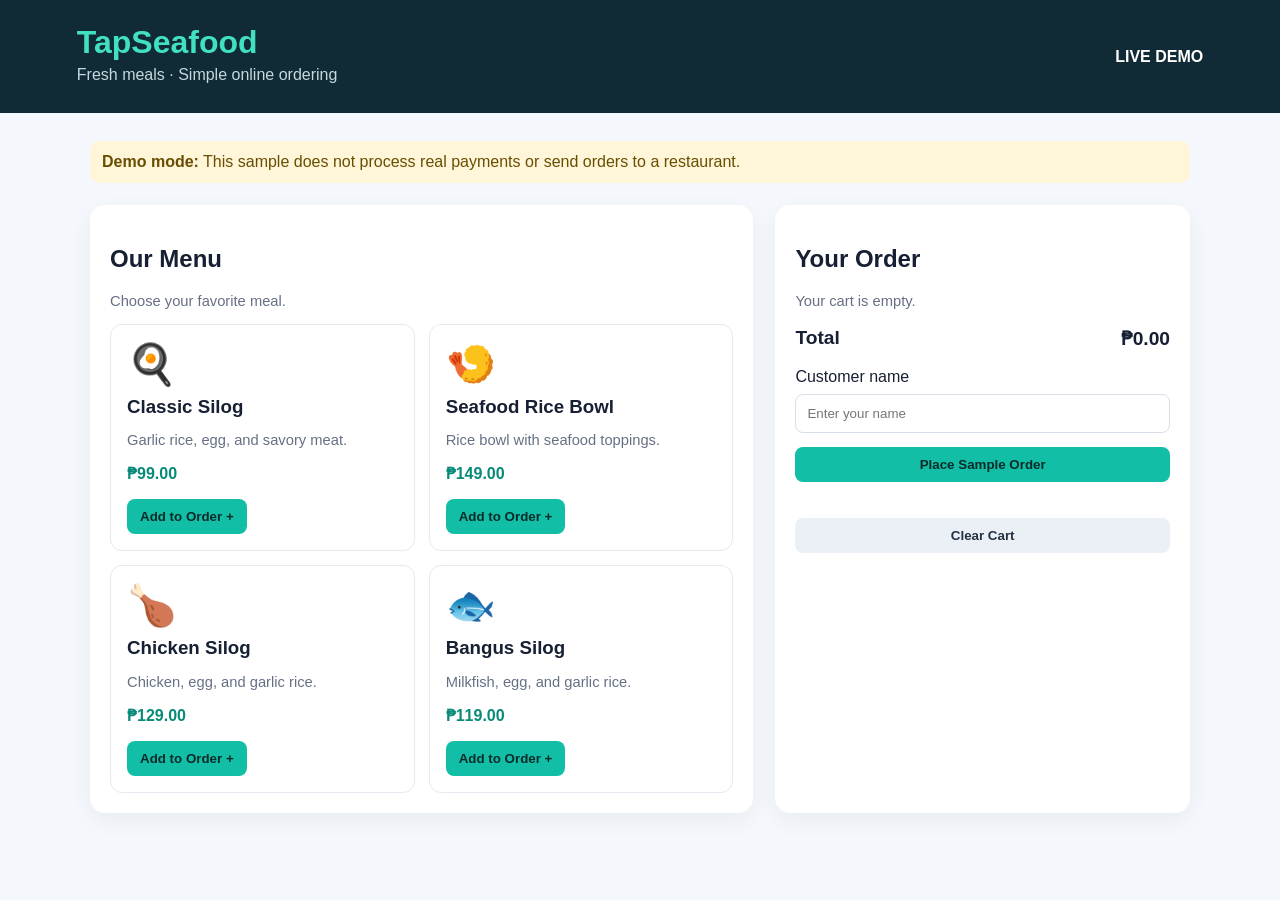
<file: food-ordering-demo.html>
<!DOCTYPE html>
<html lang="en">

<head>
    <meta charset="UTF-8">
    <meta name="viewport" content="width=device-width, initial-scale=1.0">
    <title>TapSeafood | Food Ordering System</title>
    <style>
        * {
            box-sizing: border-box
        }

        body {
            margin: 0;
            font-family: Arial, sans-serif;
            background: #f4f7fb;
            color: #172033
        }

        header {
            background: #102b35;
            color: white;
            padding: 24px 6%;
            display: flex;
            justify-content: space-between;
            align-items: center;
            flex-wrap: wrap;
            gap: 12px
        }

        header h1 {
            margin: 0;
            color: #42e0c2
        }

        header p {
            margin: 5px 0;
            color: #c5d8df
        }

        .container {
            width: min(1100px, 90%);
            margin: 28px auto
        }

        .notice {
            background: #fff5d9;
            padding: 12px;
            border-radius: 9px;
            color: #684e00
        }

        .layout {
            display: grid;
            grid-template-columns: 1.6fr 1fr;
            gap: 22px;
            margin-top: 22px
        }

        .card {
            background: white;
            border-radius: 15px;
            padding: 20px;
            box-shadow: 0 8px 24px #1720330d
        }

        .items {
            display: grid;
            grid-template-columns: repeat(2, 1fr);
            gap: 14px
        }

        .item {
            border: 1px solid #e4eaf0;
            border-radius: 12px;
            padding: 16px
        }

        .emoji {
            font-size: 2.5rem
        }

        .item h3 {
            margin: 8px 0
        }

        .muted {
            color: #667085;
            font-size: .92rem
        }

        .price {
            font-weight: bold;
            color: #078a78
        }

        button {
            border: 0;
            border-radius: 8px;
            padding: 10px 13px;
            cursor: pointer;
            font-weight: bold;
            background: #12bfa6;
            color: #082b2a
        }

        .secondary {
            background: #eaf0f5;
            color: #243044
        }

        .cart-line {
            display: flex;
            justify-content: space-between;
            align-items: center;
            gap: 10px;
            border-bottom: 1px solid #e8edf2;
            padding: 12px 0
        }

        .total {
            font-size: 1.2rem;
            font-weight: bold;
            display: flex;
            justify-content: space-between;
            margin: 18px 0
        }

        input {
            width: 100%;
            padding: 11px;
            margin: 8px 0 14px;
            border: 1px solid #d7e0e8;
            border-radius: 8px
        }

        .full {
            width: 100%
        }

        .status {
            min-height: 24px;
            color: #087b69;
            font-weight: bold;
            margin-top: 12px
        }

        @media(max-width:700px) {
            .layout {
                grid-template-columns: 1fr
            }

            .items {
                grid-template-columns: 1fr
            }
        }
    </style>
</head>

<body>
    <header>
        <div>
            <h1>TapSeafood</h1>
            <p>Fresh meals · Simple online ordering</p>
        </div>
        <strong>LIVE DEMO</strong>
    </header>

    <main class="container">
        <div class="notice"><b>Demo mode:</b> This sample does not process real payments or send orders to a restaurant.
        </div>
        <div class="layout">
            <section class="card">
                <h2>Our Menu</h2>
                <p class="muted">Choose your favorite meal.</p>
                <div class="items" id="items"></div>
            </section>

            <aside class="card">
                <h2>Your Order</h2>
                <div id="cartItems">
                    <p class="muted">Your cart is empty.</p>
                </div>
                <div class="total"><span>Total</span><span id="total">₱0.00</span></div>

                <label for="customer">Customer name</label>
                <input id="customer" placeholder="Enter your name">

                <button class="full" id="checkout">Place Sample Order</button>
                <div class="status" id="status" aria-live="polite"></div>
                <button class="secondary full" id="clear">Clear Cart</button>
            </aside>
        </div>
    </main>

    <script>
        const menu = [
            { id: 1, name: "Classic Silog", desc: "Garlic rice, egg, and savory meat.", price: 99, emoji: "🍳" },
            { id: 2, name: "Seafood Rice Bowl", desc: "Rice bowl with seafood toppings.", price: 149, emoji: "🍤" },
            { id: 3, name: "Chicken Silog", desc: "Chicken, egg, and garlic rice.", price: 129, emoji: "🍗" },
            { id: 4, name: "Bangus Silog", desc: "Milkfish, egg, and garlic rice.", price: 119, emoji: "🐟" }
        ];

        let cart = {};

        const money = amount => "₱" + amount.toFixed(2);

        document.getElementById("items").innerHTML = menu.map(item => `
  <article class="item">
    <div class="emoji">${item.emoji}</div>
    <h3>${item.name}</h3>
    <p class="muted">${item.desc}</p>
    <p class="price">${money(item.price)}</p>
    <button onclick="addItem(${item.id})">Add to Order +</button>
  </article>
`).join("");

        function addItem(id) {
            cart[id] = (cart[id] || 0) + 1;
            renderCart();
        }

        function changeQuantity(id, amount) {
            cart[id] = (cart[id] || 0) + amount;
            if (cart[id] <= 0) delete cart[id];
            renderCart();
        }

        function renderCart() {
            const keys = Object.keys(cart);
            const cartItems = document.getElementById("cartItems");

            if (!keys.length) {
                cartItems.innerHTML = '<p class="muted">Your cart is empty.</p>';
            } else {
                cartItems.innerHTML = keys.map(key => {
                    const item = menu.find(m => m.id == key);
                    return `
        <div class="cart-line">
          <div>
            <b>${item.name}</b>
            <br><span class="muted">${money(item.price)} each</span>
          </div>
          <div>
            <button class="secondary" onclick="changeQuantity(${item.id},-1)">−</button>
            ${cart[key]}
            <button class="secondary" onclick="changeQuantity(${item.id},1)">+</button>
            <br><b>${money(item.price * cart[key])}</b>
          </div>
        </div>`;
                }).join("");
            }

            const total = keys.reduce((sum, key) => {
                return sum + menu.find(m => m.id == key).price * cart[key];
            }, 0);

            document.getElementById("total").textContent = money(total);
            document.getElementById("status").textContent = "";
        }

        document.getElementById("checkout").addEventListener("click", () => {
            const name = document.getElementById("customer").value.trim();
            const status = document.getElementById("status");

            if (!name) {
                status.textContent = "Please enter your name.";
                return;
            }

            if (!Object.keys(cart).length) {
                status.textContent = "Please add at least one meal.";
                return;
            }

            status.textContent =
                `Sample order created for ${name}! Total: ${document.getElementById("total").textContent}.`;
        });

        document.getElementById("clear").addEventListener("click", () => {
            cart = {};
            renderCart();
        });

        renderCart();
    </script>
</body>

</html>
</file>
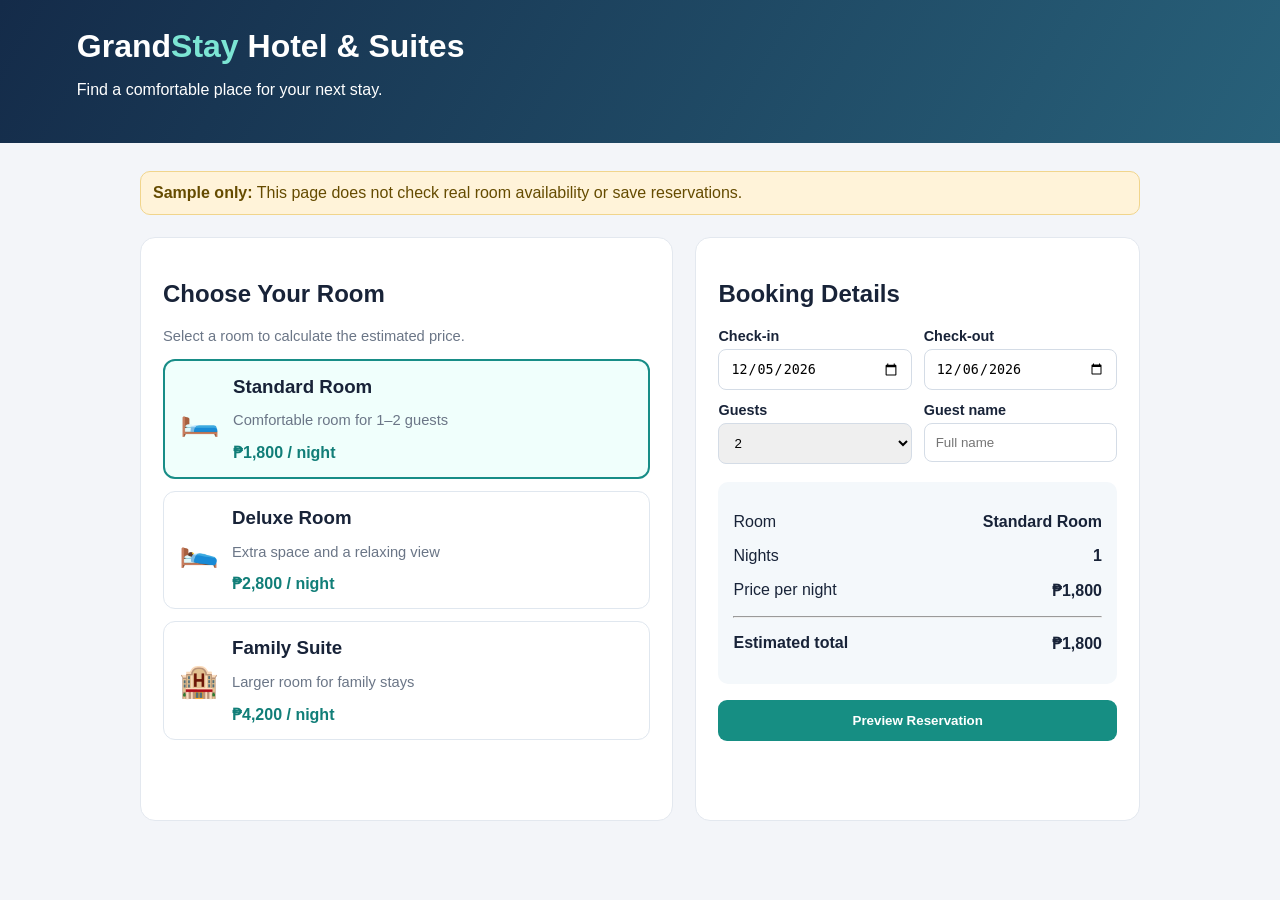
<file: grandstay-hotel-demo.html>
<!DOCTYPE html>
<html lang="en">

<head>
    <meta charset="UTF-8">
    <meta name="viewport" content="width=device-width, initial-scale=1.0">
    <title>GrandStay Hotel Booking</title>
    <style>
        * {
            box-sizing: border-box
        }

        body {
            margin: 0;
            font-family: Arial, sans-serif;
            background: #f3f5f9;
            color: #182338
        }

        header {
            padding: 28px 6%;
            background: linear-gradient(120deg, #142b49, #28617a);
            color: white
        }

        header h1 {
            margin: 0;
            font-size: 2rem
        }

        header span {
            color: #7ce5d4
        }

        .container {
            width: min(1000px, 90%);
            margin: 28px auto
        }

        .notice {
            background: #fff3d9;
            border: 1px solid #f1d58c;
            padding: 12px;
            border-radius: 10px;
            color: #654b00
        }

        .grid {
            display: grid;
            grid-template-columns: 1.2fr 1fr;
            gap: 22px;
            margin-top: 22px
        }

        .card {
            background: white;
            border: 1px solid #e3e8ef;
            border-radius: 15px;
            padding: 22px
        }

        .room {
            padding: 15px;
            border: 1px solid #e0e7ef;
            border-radius: 12px;
            margin: 12px 0;
            display: flex;
            gap: 13px;
            align-items: center;
            cursor: pointer
        }

        .room.active {
            border: 2px solid #188d87;
            background: #f0fffc
        }

        .room .icon {
            font-size: 2rem
        }

        .room h3 {
            margin: 0 0 5px
        }

        .muted {
            color: #6b7687;
            font-size: .92rem
        }

        .price {
            font-weight: bold;
            color: #117e78
        }

        .fields {
            display: grid;
            grid-template-columns: 1fr 1fr;
            gap: 12px
        }

        label {
            font-size: .9rem;
            font-weight: bold
        }

        input,
        select {
            width: 100%;
            padding: 11px;
            border: 1px solid #d4dce6;
            border-radius: 8px;
            margin-top: 5px
        }

        .summary {
            background: #f4f8fb;
            border-radius: 10px;
            padding: 15px;
            margin-top: 18px
        }

        .summary p {
            display: flex;
            justify-content: space-between;
            gap: 10px
        }

        button {
            width: 100%;
            border: 0;
            border-radius: 9px;
            padding: 13px;
            background: #168e83;
            color: white;
            font-weight: bold;
            cursor: pointer;
            margin-top: 16px
        }

        .status {
            color: #08796f;
            font-weight: bold;
            min-height: 25px
        }

        @media(max-width:720px) {
            .grid {
                grid-template-columns: 1fr
            }

            .fields {
                grid-template-columns: 1fr
            }
        }
    </style>
</head>

<body>
    <header>
        <h1>Grand<span>Stay</span> Hotel & Suites</h1>
        <p>Find a comfortable place for your next stay.</p>
    </header>

    <main class="container">
        <div class="notice"><b>Sample only:</b> This page does not check real room availability or save reservations.
        </div>

        <div class="grid">
            <section class="card">
                <h2>Choose Your Room</h2>
                <p class="muted">Select a room to calculate the estimated price.</p>

                <div class="room active" data-room="Standard Room" data-price="1800">
                    <div class="icon">🛏️</div>
                    <div>
                        <h3>Standard Room</h3>
                        <p class="muted">Comfortable room for 1–2 guests</p><span class="price">₱1,800 / night</span>
                    </div>
                </div>

                <div class="room" data-room="Deluxe Room" data-price="2800">
                    <div class="icon">🛌</div>
                    <div>
                        <h3>Deluxe Room</h3>
                        <p class="muted">Extra space and a relaxing view</p><span class="price">₱2,800 / night</span>
                    </div>
                </div>

                <div class="room" data-room="Family Suite" data-price="4200">
                    <div class="icon">🏨</div>
                    <div>
                        <h3>Family Suite</h3>
                        <p class="muted">Larger room for family stays</p><span class="price">₱4,200 / night</span>
                    </div>
                </div>
            </section>

            <aside class="card">
                <h2>Booking Details</h2>

                <div class="fields">
                    <label>Check-in<input type="date" id="checkin" required></label>
                    <label>Check-out<input type="date" id="checkout" required></label>
                    <label>Guests
                        <select id="guests">
                            <option>1</option>
                            <option selected>2</option>
                            <option>3</option>
                            <option>4</option>
                            <option>5</option>
                            <option>6</option>
                        </select>
                    </label>
                    <label>Guest name<input id="guestName" placeholder="Full name"></label>
                </div>

                <div class="summary">
                    <p><span>Room</span><b id="sumRoom">Standard Room</b></p>
                    <p><span>Nights</span><b id="nights">1</b></p>
                    <p><span>Price per night</span><b id="nightPrice">₱1,800</b></p>
                    <hr>
                    <p><strong>Estimated total</strong><strong id="total">₱1,800</strong></p>
                </div>

                <button id="book">Preview Reservation</button>
                <p class="status" id="status" aria-live="polite"></p>
            </aside>
        </div>
    </main>

    <script>
        let selected = { name: "Standard Room", price: 1800 };
        const $ = id => document.getElementById(id);
        const peso = n => "₱" + n.toLocaleString("en-PH");

        function dateString(date) {
            const adjusted = new Date(date.getTime() - date.getTimezoneOffset() * 60000);
            return adjusted.toISOString().slice(0, 10);
        }

        const today = new Date();
        const tomorrow = new Date(today);
        tomorrow.setDate(today.getDate() + 1);
        const afterTomorrow = new Date(today);
        afterTomorrow.setDate(today.getDate() + 2);

        $("checkin").min = dateString(today);
        $("checkin").value = dateString(tomorrow);
        $("checkout").min = dateString(tomorrow);
        $("checkout").value = dateString(afterTomorrow);

        document.querySelectorAll(".room").forEach(room => {
            room.addEventListener("click", () => {
                document.querySelectorAll(".room").forEach(r => r.classList.remove("active"));
                room.classList.add("active");

                selected = {
                    name: room.dataset.room,
                    price: Number(room.dataset.price)
                };

                updateSummary();
            });
        });

        function getNights() {
            const start = new Date($("checkin").value + "T00:00:00");
            const end = new Date($("checkout").value + "T00:00:00");
            return Math.round((end - start) / 86400000);
        }

        function updateSummary() {
            let nights = getNights();
            if (!Number.isFinite(nights) || nights < 1) nights = 1;

            $("sumRoom").textContent = selected.name;
            $("nights").textContent = nights;
            $("nightPrice").textContent = peso(selected.price);
            $("total").textContent = peso(selected.price * nights);
            $("status").textContent = "";
        }

        $("checkin").addEventListener("change", () => {
            const date = new Date($("checkin").value + "T00:00:00");
            date.setDate(date.getDate() + 1);
            $("checkout").min = dateString(date);

            if (new Date($("checkout").value + "T00:00:00") <=
                new Date($("checkin").value + "T00:00:00")) {
                $("checkout").value = dateString(date);
            }

            updateSummary();
        });

        $("checkout").addEventListener("change", updateSummary);
        $("guests").addEventListener("change", updateSummary);

        $("book").addEventListener("click", () => {
            const name = $("guestName").value.trim();
            const nights = getNights();

            if (!name) {
                $("status").textContent = "Please enter the guest name.";
                return;
            }

            if (nights < 1) {
                $("status").textContent = "Check-out must be after check-in.";
                return;
            }

            $("status").textContent =
                `Sample reservation prepared for ${name}: ${selected.name}, ` +
                `${$("guests").value} guest(s), ${nights} night(s), estimated total ${$("total").textContent}.`;
        });

        updateSummary();
    </script>
</body>

</html>
</file>
